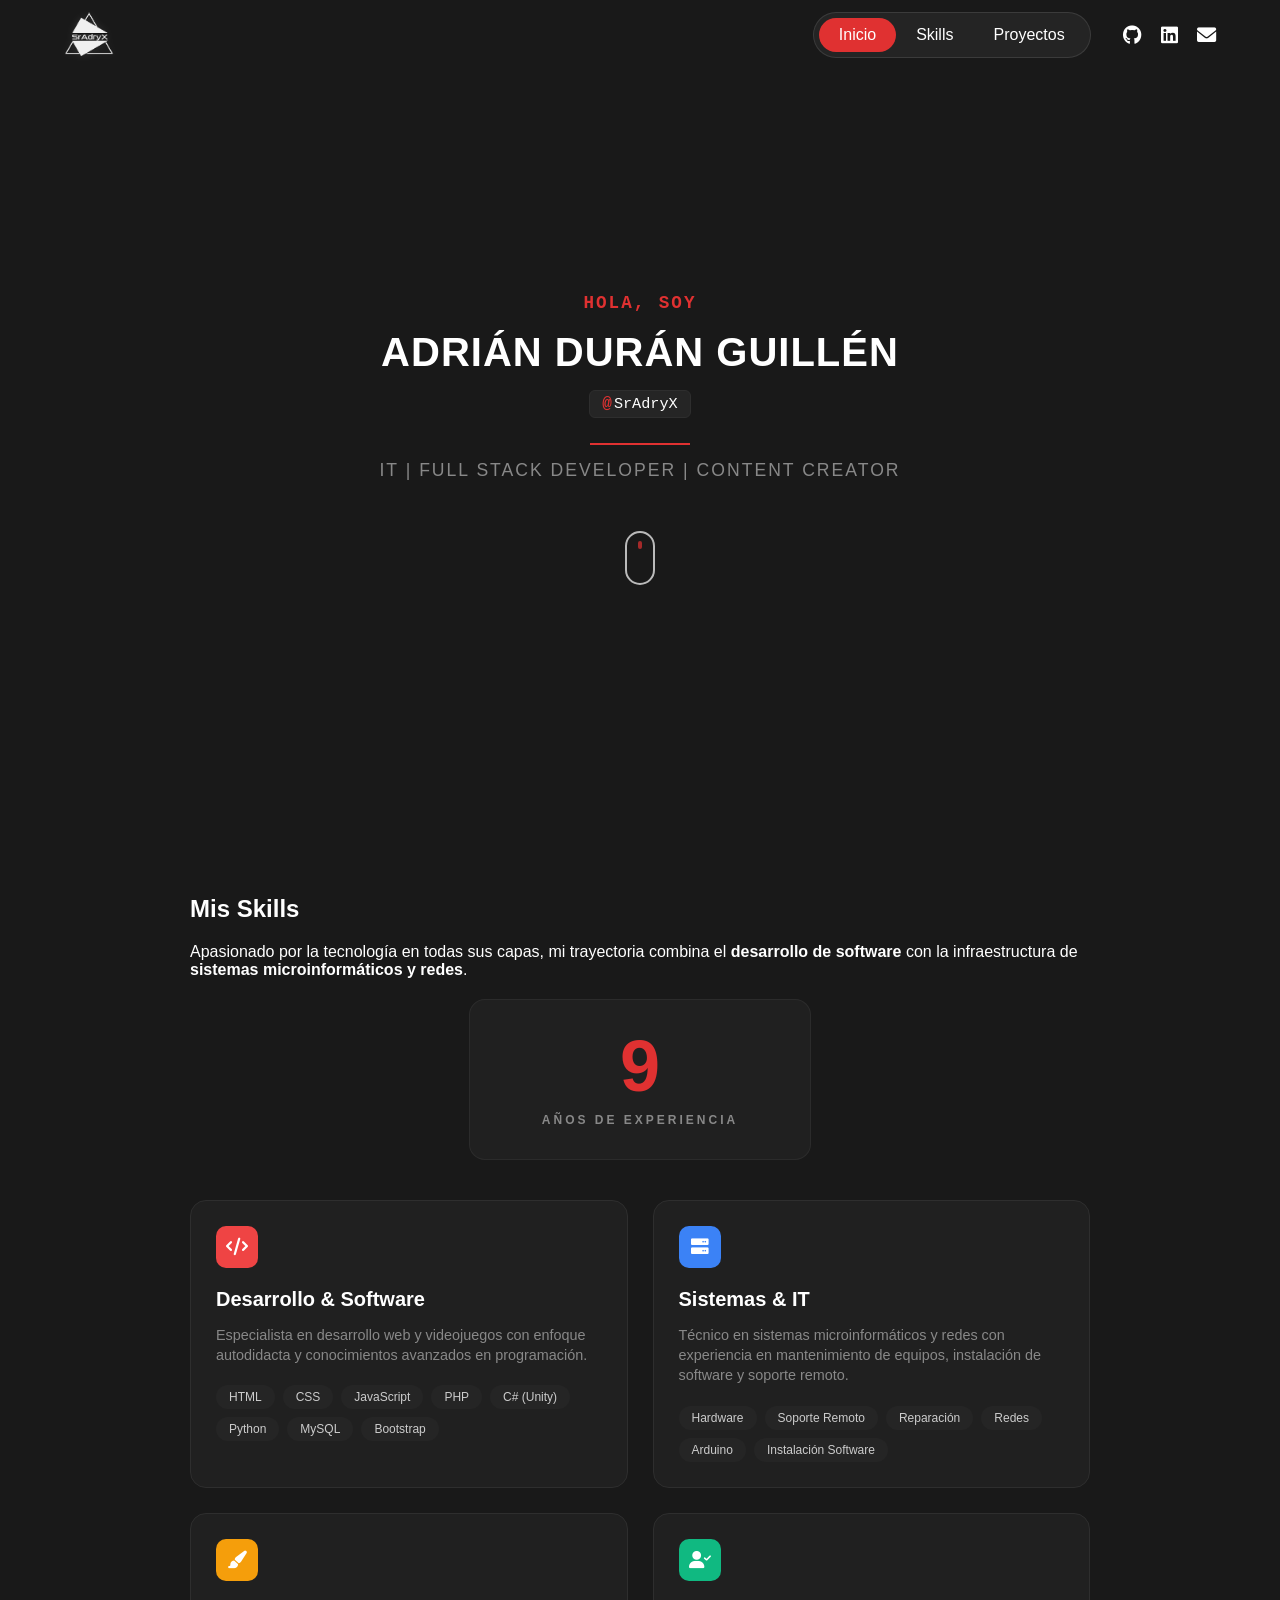
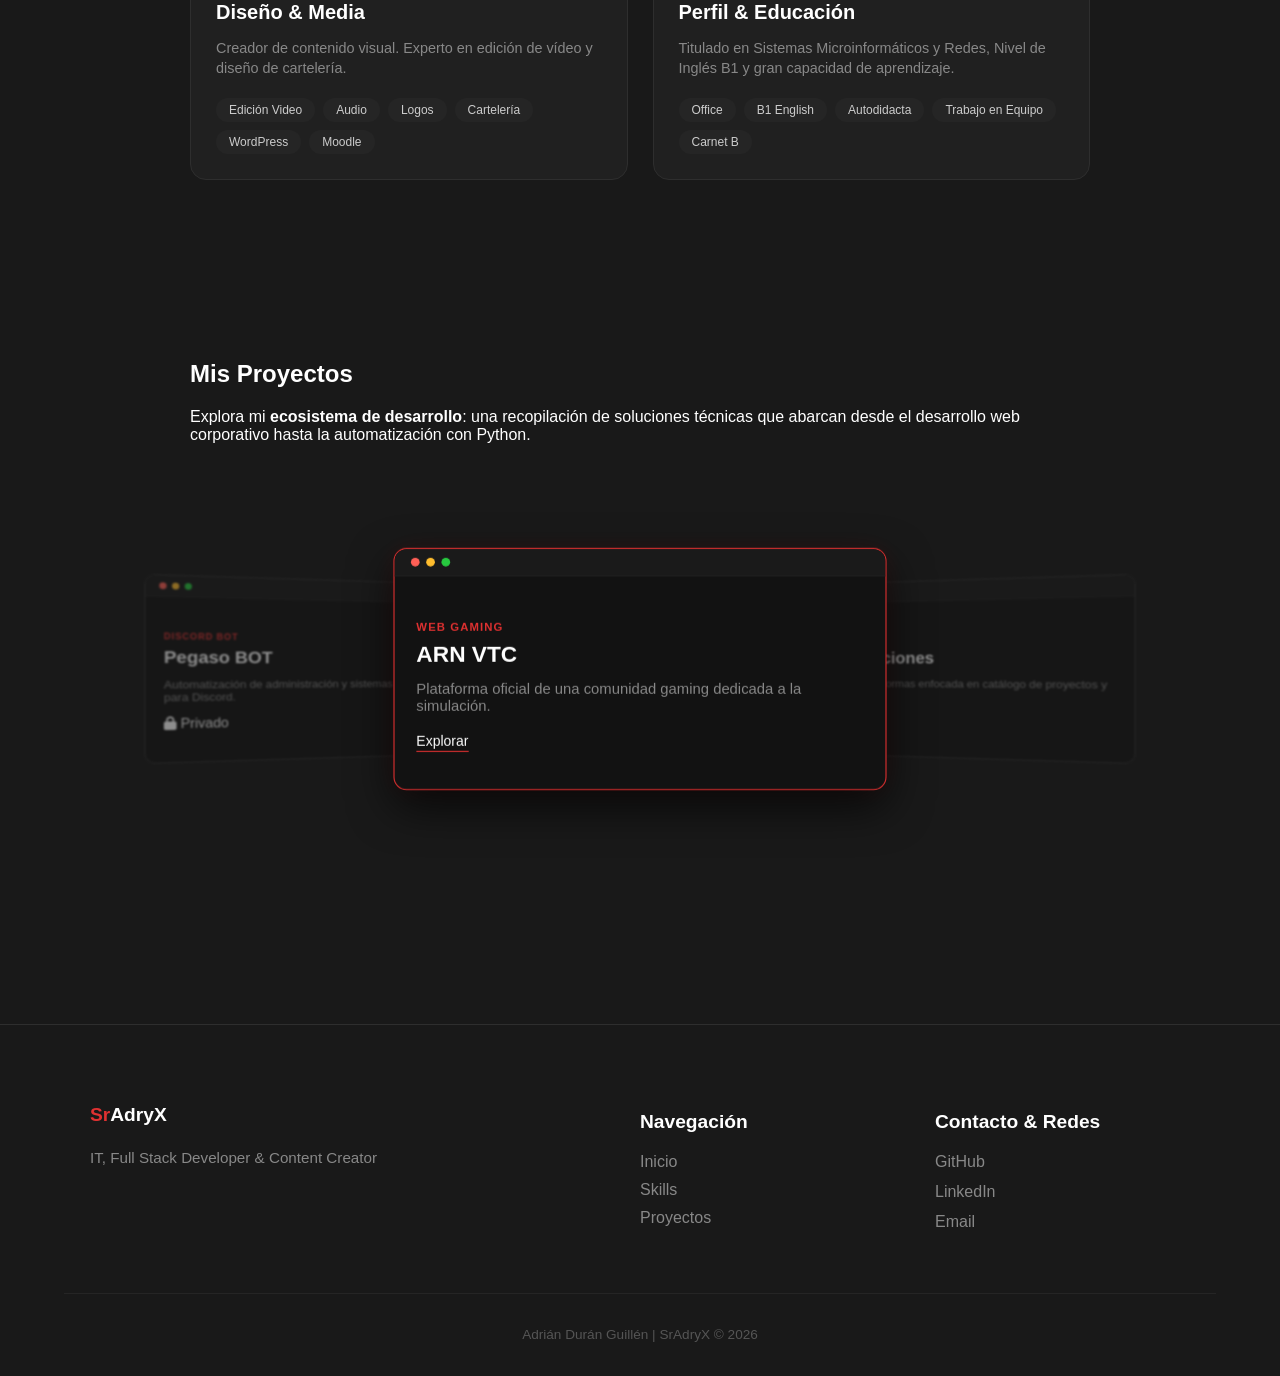
<file: index.html>
<!DOCTYPE html> <!-- Declaración de documento HTML5 -->
<html lang="es"> <!-- Idioma principal del documento -->

<head>
    <meta charset="UTF-8"> <!-- Codificación de caracteres (UTF-8) -->
    <meta name="viewport" content="width=device-width, initial-scale=1.0"> <!-- Escalado correcto en móviles -->
    <title>Adrián Durán Guillén | Portfolio</title> <!-- Título de la pestaña del navegador -->
    
    <link rel="icon" type="image/png" href="Imagenes/favicon.png"> <!-- Favicon del sitio -->
    
    <!-- Hoja de estilos principal -->
    <link rel="stylesheet" href="Estilos/general.css">
    <!-- Librería de iconos Font Awesome -->
    <link rel="stylesheet" href="https://cdnjs.cloudflare.com/ajax/libs/font-awesome/6.0.0/css/all.min.css">
</head>

<body>

    <!-- Barra de navegación principal -->
    <nav class="navbar">
        <div class="logo">
            <!-- Logo del portfolio -->
            <img src="Imagenes/SrAdryX_Logo.png" alt="Logo SrAdryX" class="logo-img">
        </div>

        <!-- Contenedor del menú y redes sociales -->
        <div class="nav-links" id="nav-menu">
            <div class="menu-capsula">
                <!-- Enlaces de navegación interna (scroll a secciones) -->
                <li><a href="#inicio">Inicio</a></li>
                <li><a href="#skills">Skills</a></li>
                <li><a href="#proyectos">Proyectos</a></li>
            </div>
            
            <!-- Iconos de redes sociales -->
            <div class="social-group">
                <a href="https://github.com/SrAdryX" target="_blank"><i class="fab fa-github"></i></a>
                <a href="https://linkedin.com/in/adrián-durán-guillén-569aa320a" target="_blank"><i class="fab fa-linkedin"></i></a>
                <a href="mailto:adrianduran2000@gmail.com"><i class="fas fa-envelope"></i></a>
            </div>
        </div>

        <!-- Botón de menú para vista móvil -->
        <div class="menu-toggle" id="menumovil">☰</div>
    </nav>

    <!-- Sección de cabecera / presentación -->
    <header id="inicio" class="header">
        <div class="banner">
            <!-- Texto de saludo -->
            <p class="saludo">Hola, soy</p>
            <!-- Nombre principal -->
            <h1>ADRIÁN DURÁN GUILLÉN</h1>
            
            <!-- Handle / nick visual -->
            <div class="dev-handle">
                <span class="simbolo">@</span><span class="nick">SrAdryX</span>
            </div>
            
            <!-- Línea decorativa animada bajo el nombre -->
            <div class="linea-animada"></div>
            
            <!-- Roles profesionales -->
            <p class="role">
                <span>IT</span> 
                <span class="separador">|</span> 
                <span>FULL STACK DEVELOPER</span> 
                <span class="separador">|</span> 
                <span>CONTENT CREATOR</span>
            </p>

            <!-- Indicador visual para invitar a hacer scroll -->
            <div class="scroll-indicator">
                <div class="mouse">
                    <div class="wheel"></div>
                </div>
            </div>
        </div>
    </header>

    <!-- Contenido principal de la página -->
    <main class="contenedor">

        <!-- Sección de habilidades -->
        <section id="skills" class="section">
            <!-- Título de la sección -->
            <h2 class="tituloseccion">Mis <span class="destacado-rojo">Skills</span></h2>
            <!-- Texto introductorio de la sección -->
            <div class="intro-text">
                <p>Apasionado por la tecnología en todas sus capas, mi trayectoria combina el <strong>desarrollo de software</strong> con la infraestructura de <strong>sistemas microinformáticos y redes</strong>.</p>
            </div>
            <div class="counter-wrapper">
            <div class="skill-card-modern experience-bento">
                 <span id="years-counter">0</span>
                <p>Años de Experiencia</p>
            </div>
            </div>
            <!-- Grid de tarjetas de skills -->
            <div class="skills-grid-modern">

                <!-- Tarjeta: Desarrollo & Software -->
                <div class="skill-card-modern">
                    <!-- Icono representativo de la categoría -->
                    <div class="icon-box red"><i class="fas fa-code"></i></div>
                    <h3>Desarrollo & Software</h3>
                    <p>Especialista en desarrollo web y videojuegos con enfoque autodidacta y conocimientos avanzados en programación.</p>
                    <!-- Lista de tecnologías relacionadas -->
                    <div class="tags-container">
                        <span>HTML</span><span>CSS</span><span>JavaScript</span><span>PHP</span>
                        <span>C# (Unity)</span><span>Python</span><span>MySQL</span><span>Bootstrap</span>
                    </div>
                </div>

                <!-- Tarjeta: Sistemas & IT -->
                <div class="skill-card-modern">
                    <div class="icon-box blue"><i class="fas fa-server"></i></div>
                    <h3>Sistemas & IT</h3>
                    <p>Técnico en sistemas microinformáticos y redes con experiencia en mantenimiento de equipos, instalación de software y soporte remoto.</p>
                    <div class="tags-container">
                        <span>Hardware</span><span>Soporte Remoto</span><span>Reparación</span>
                        <span>Redes</span><span>Arduino</span><span>Instalación Software</span>
                    </div>
                </div>

                <!-- Tarjeta: Diseño & Media -->
                <div class="skill-card-modern">
                    <div class="icon-box orange"><i class="fas fa-paint-brush"></i></div>
                    <h3>Diseño & Media</h3>
                    <p>Creador de contenido visual. Experto en edición de vídeo y diseño de cartelería.</p>
                    <div class="tags-container">
                        <span>Edición Video</span><span>Audio</span><span>Logos</span>
                        <span>Cartelería</span><span>WordPress</span><span>Moodle</span>
                    </div>
                </div>

                <!-- Tarjeta: Perfil & Educación -->
                <div class="skill-card-modern">
                    <div class="icon-box green"><i class="fas fa-user-check"></i></div>
                    <h3>Perfil & Educación</h3>
                    <p>Titulado en Sistemas Microinformáticos y Redes, Nivel de Inglés B1 y gran capacidad de aprendizaje.</p>
                    <div class="tags-container">
                        <span>Office</span><span>B1 English</span><span>Autodidacta</span>
                        <span>Trabajo en Equipo</span><span>Carnet B</span>
                    </div>
                </div>
            </div>
        </section>

        <!-- Sección de proyectos -->
        <section id="proyectos" class="section">
            <!-- Título de la sección -->
            <h2 class="section-title">Mis <span class="destacado-rojo">Proyectos</span></h2>
            
            <!-- Descripción general de los proyectos -->
            <div class="intro-text">
                <p>Explora mi <strong>ecosistema de desarrollo</strong>: una recopilación de soluciones técnicas que abarcan desde el desarrollo web corporativo hasta la automatización con Python.</p>
            </div>

            <!-- Contenedor de tarjetas de proyectos (tipo carrusel / grid) -->
            <div class="projects-carousel">
                
                <!-- Proyecto: ARN VTC -->
                <div class="project-card-v2">
                    <!-- Cabecera visual tipo ventana (puntos de colores) -->
                    <div class="card-ui-header">
                        <span class="dot red"></span><span class="dot yellow"></span><span class="dot green"></span>
                    </div>
                    <div class="card-body">
                        <div class="card-info">
                            <!-- Etiqueta de tipo de proyecto -->
                            <span class="badge">Web Gaming</span>
                            <h3>ARN VTC</h3>
                            <p>Plataforma oficial de una comunidad gaming dedicada a la simulación.</p>
                            <!-- Enlace al proyecto -->
                            <a href="https://arnvtc.x10.bz/" target="_blank" class="btn-minimal">Explorar</a>
                        </div>
                    </div>
                </div>

                <!-- Proyecto: Durán Instalaciones -->
                <div class="project-card-v2">
                    <div class="card-ui-header">
                        <span class="dot red"></span><span class="dot yellow"></span><span class="dot green"></span>
                    </div>
                    <div class="card-body">
                        <div class="card-info">
                            <span class="badge">Web Reformas</span>
                            <h3>Durán Instalaciones</h3>
                            <p>Web profesional de reformas enfocada en catálogo de proyectos y captación de clientes.</p>
                            <a href="http://duraninstalaciones.es/" target="_blank" class="btn-minimal">Ver Sitio Web</a>
                        </div>
                    </div>
                </div>

                <!-- Proyecto: GeneQR -->
                <div class="project-card-v2">
                    <div class="card-ui-header">
                        <span class="dot red"></span><span class="dot yellow"></span><span class="dot green"></span>
                    </div>
                    <div class="card-body">
                        <div class="card-info">
                            <span class="badge">Python Tool</span>
                            <h3>GeneQR</h3>
                            <p>Generador de códigos QR personalizados con librerías avanzadas.</p>
                            <a href="https://github.com/SrAdryX/GeneQR" target="_blank" class="btn-minimal">GitHub</a>
                        </div>
                    </div>
                </div>

                <!-- Proyecto: Pegaso BOT -->
                <div class="project-card-v2">
                    <div class="card-ui-header">
                        <span class="dot red"></span><span class="dot yellow"></span><span class="dot green"></span>
                    </div>
                    <div class="card-body">
                        <div class="card-info">
                            <span class="badge">Discord Bot</span>
                            <h3>Pegaso BOT</h3>
                            <p>Automatización de administración y sistemas de entretenimiento para Discord.</p>
                            <!-- Etiqueta indicando que es un proyecto privado -->
                            <span class="private-tag"><i class="fas fa-lock"></i> Privado</span>
                        </div>
                    </div>
                </div>

            </div>
        </section>

    </main>

    <!-- Pie de página -->
    <footer class="footer">
        <div class="footercontenedor">
            <!-- Columna: branding y descripción corta -->
            <div class="footercontenido">
                <h3 class="footerlogo"><span class="srenfooter">Sr</span>AdryX</h3>
                <p>IT, Full Stack Developer & Content Creator</p>
            </div>
            
            <!-- Columna: navegación rápida -->
            <div class="footercontenido">
                <h4>Navegación</h4>
                <ul>
                    <li><a href="#inicio">Inicio</a></li>
                    <li><a href="#skills">Skills</a></li>
                    <li><a href="#proyectos">Proyectos</a></li>
                </ul>
            </div>
            
            <!-- Columna: enlaces de contacto y redes -->
            <div class="footercontenido">
                <h4>Contacto & Redes</h4>
                <div class="redessociales">
                    <a href="https://github.com/SrAdryX" target="_blank">GitHub</a>
                    <a href="https://linkedin.com/in/adrián-durán-guillén-569aa320a" target="_blank">LinkedIn</a>
                    <a href="mailto:adrianduran2000@gmail.com">Email</a>
                </div>
            </div>
        </div>

        <!-- Línea de copyright -->
        <div class="footercopy">
            <p id="copy"></p>
        </div>
    </footer>

    <!-- Scripts de funcionalidad general y observador de scroll/animaciones -->
    <script src="Scripts/General.js"></script>
    <script src="Scripts/observador.js"></script>

</body>
</html>
</file>
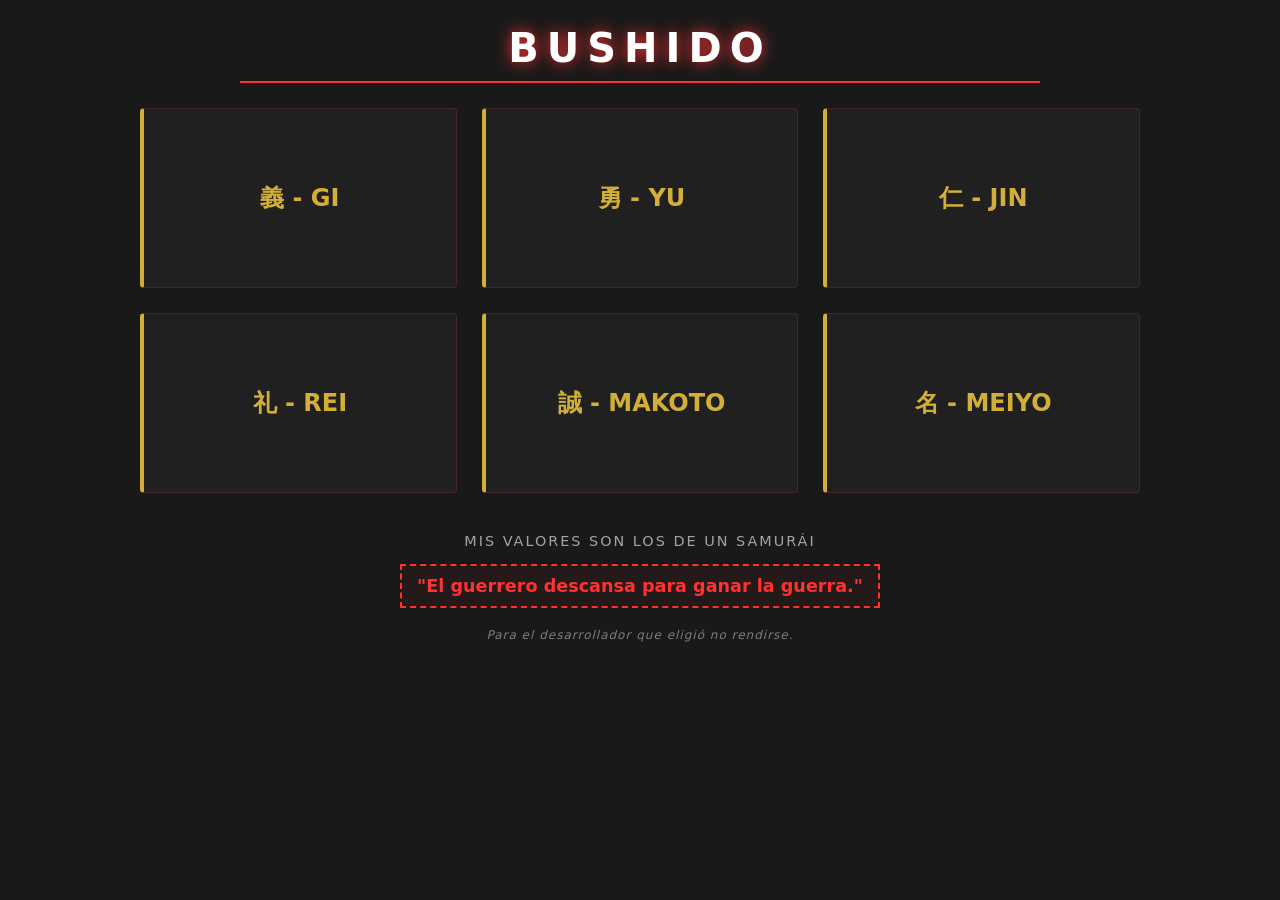
<file: Apps/Bushido/index.html>
<!DOCTYPE html>
<html lang="es">
<head>
    <meta charset="UTF-8">
    <meta name="viewport" content="width=device-width, initial-scale=1.0">
    <title>Bushido Final Responsive</title>
    <style>
        :root {
            --neon-red: #ff3131;
            /* Color exacto de Notion Dark Mode */
            --notion-bg: #191919; 
            /* Color de las tarjetas un poco más claro para contraste */
            --card-bg: #202020;
            --gold: #d4af37;
            --text-gray: #e0e0e0;
        }

        * { box-sizing: border-box; }

        body {
            background-color: var(--notion-bg);
            color: white;
            font-family: 'Segoe UI', system-ui, sans-serif;
            display: flex;
            flex-direction: column;
            align-items: center;
            padding: 15px;
            margin: 0;
            overflow-x: hidden;
        }

        header {
            text-align: center;
            margin-bottom: 25px;
            border-bottom: 2px solid var(--neon-red);
            width: 100%;
            max-width: 800px;
        }

        h1 {
            letter-spacing: 5px;
            text-shadow: 0 0 15px var(--neon-red);
            font-size: 1.8rem;
            margin: 10px 0;
        }

        .grid {
            display: grid;
            grid-template-columns: repeat(2, 1fr);
            gap: 12px;
            max-width: 1000px;
            width: 100%;
        }

        @media (min-width: 768px) {
            .grid {
                grid-template-columns: repeat(auto-fit, minmax(250px, 1fr));
                gap: 25px;
            }
            h1 { font-size: 2.5rem; letter-spacing: 8px; }
        }

        .card {
            background-color: transparent;
            width: 100%;
            height: 150px;
            perspective: 1000px;
            cursor: pointer;
            position: relative;
        }

        @media (min-width: 768px) {
            .card { height: 180px; }
        }

        .card-inner {
            position: relative;
            width: 100%;
            height: 100%;
            text-align: center;
            transition: transform 0.6s cubic-bezier(0.4, 0, 0.2, 1);
            transform-style: preserve-3d;
        }

        .card:hover .card-inner, .card:active .card-inner {
            transform: rotateY(180deg);
        }

        .card-front, .card-back {
            position: absolute;
            width: 100%;
            height: 100%;
            backface-visibility: hidden;
            display: flex;
            flex-direction: column;
            justify-content: center;
            align-items: center;
            border-radius: 4px;
            border: 1px solid rgba(255, 49, 49, 0.2);
            padding: 10px;
        }

        .card-front {
            background-color: var(--card-bg);
            color: var(--gold);
            border-left: 4px solid var(--gold);
        }

        .card-front h2 { font-size: 1rem; margin: 0; }
        @media (min-width: 768px) { .card-front h2 { font-size: 1.5rem; } }

        .card-back {
            background-color: #252525;
            color: var(--text-gray);
            transform: rotateY(180deg);
            border-left: 4px solid var(--neon-red);
            font-size: 0.75rem;
            line-height: 1.2;
        }

        @media (min-width: 768px) { .card-back { font-size: 0.9rem; line-height: 1.4; } }

        @keyframes glitch-anim {
            0% { clip: rect(20px, 9999px, 10px, 0); transform: translate(-2px, -2px); }
            50% { clip: rect(10px, 9999px, 90px, 0); transform: translate(2px, -2px); }
            100% { clip: rect(0, 0, 0, 0); transform: translate(0); }
        }

        .glitch-active .card-inner {
            animation: glitch-anim 0.3s infinite;
            text-shadow: 1px 0 #ff00c1, -1px 0 #00fff9;
        }

        footer {
            margin-top: 40px;
            text-align: center;
            width: 100%;
        }

        .samurai-status {
            opacity: 0.6;
            letter-spacing: 1px;
            margin-bottom: 15px;
            font-size: 0.75rem;
        }

        .quote-box {
            border: 2px dashed var(--neon-red);
            padding: 10px 15px;
            display: inline-block;
            background: rgba(255, 49, 49, 0.05);
            max-width: 95%;
        }

        .quote-text {
            color: var(--neon-red);
            font-weight: bold;
            font-size: 0.9rem;
            margin: 0;
        }

        .dev-note {
            margin-top: 20px;
            font-style: italic;
            color: var(--text-gray);
            opacity: 0.5;
            font-size: 0.75rem;
            letter-spacing: 1px;
        }

        @media (min-width: 768px) {
            .quote-text { font-size: 1.1rem; }
            .samurai-status { font-size: 0.9rem; letter-spacing: 2px; }
        }
    </style>
</head>
<body>

    <header>
        <h1>BUSHIDO</h1>
    </header>

    <div class="grid">
        <div class="card" onclick="triggerGlitch(this)">
            <div class="card-inner">
                <div class="card-front"><h2>義 - GI</h2></div>
                <div class="card-back"><strong>JUSTICIA</strong><br>Sé honrado en tus tratos. Cree en tu propia justicia.</div>
            </div>
        </div>
        <div class="card" onclick="triggerGlitch(this)">
            <div class="card-inner">
                <div class="card-front"><h2>勇 - YU</h2></div>
                <div class="card-back"><strong>CORAJE</strong><br>Reemplaza el miedo por respeto y precaución.</div>
            </div>
        </div>
        <div class="card" onclick="triggerGlitch(this)">
            <div class="card-inner">
                <div class="card-front"><h2>仁 - JIN</h2></div>
                <div class="card-back"><strong>COMPASIÓN</strong><br>Ayuda a tus compañeros en cada oportunidad.</div>
            </div>
        </div>
        <div class="card" onclick="triggerGlitch(this)">
            <div class="card-inner">
                <div class="card-front"><h2>礼 - REI</h2></div>
                <div class="card-back"><strong>CORTESÍA</strong><br>La cortesía es la prueba de tu fuerza interna.</div>
            </div>
        </div>
        <div class="card" onclick="triggerGlitch(this)">
            <div class="card-inner">
                <div class="card-front"><h2>誠 - MAKOTO</h2></div>
                <div class="card-back"><strong>SINCERIDAD</strong><br>Hablar y hacer son la misma acción.</div>
            </div>
        </div>
        <div class="card" onclick="triggerGlitch(this)">
            <div class="card-inner">
                <div class="card-front"><h2>名 - MEIYO</h2></div>
                <div class="card-back"><strong>HONOR</strong><br>Tus decisiones son el reflejo de quién eres.</div>
            </div>
        </div>
    </div>

    <footer>
        <div class="samurai-status">MIS VALORES SON LOS DE UN SAMURÁI</div>
        <div class="quote-box">
            <p class="quote-text">"El guerrero descansa para ganar la guerra."</p>
        </div>
        <div class="dev-note">Para el desarrollador que eligió no rendirse.</div>
    </footer>

    <script>
        function triggerGlitch(card) {
            card.classList.add('glitch-active');
            setTimeout(() => {
                card.classList.remove('glitch-active');
            }, 400);
        }
    </script>

</body>
</html>
</file>
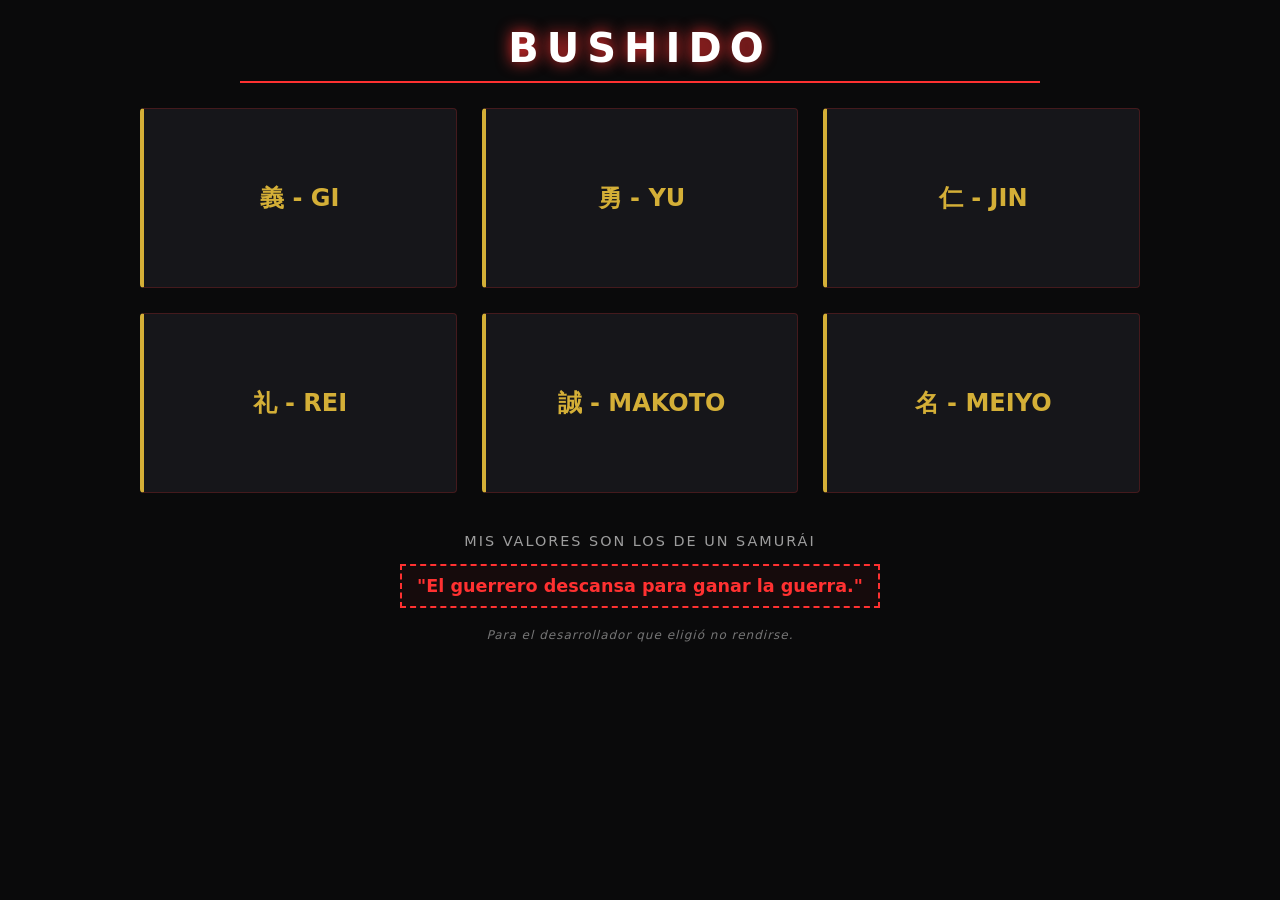
<file: Apps/Bushido/bushido.html>
<!DOCTYPE html>
<html lang="es">
<head>
    <meta charset="UTF-8">
    <meta name="viewport" content="width=device-width, initial-scale=1.0">
    <title>Bushido Final Responsive</title>
    <style>
        :root {
            --neon-red: #ff3131;
            --dark-bg: #0a0a0b;
            --card-bg: #16161a;
            --gold: #d4af37;
            --text-gray: #e0e0e0;
        }

        * { box-sizing: border-box; }

        body {
            background-color: var(--dark-bg);
            color: white;
            font-family: 'Segoe UI', system-ui, sans-serif;
            display: flex;
            flex-direction: column;
            align-items: center;
            padding: 15px;
            margin: 0;
            overflow-x: hidden;
        }

        header {
            text-align: center;
            margin-bottom: 25px;
            border-bottom: 2px solid var(--neon-red);
            width: 100%;
            max-width: 800px;
        }

        h1 {
            letter-spacing: 5px;
            text-shadow: 0 0 15px var(--neon-red);
            font-size: 1.8rem;
            margin: 10px 0;
        }

        .grid {
            display: grid;
            grid-template-columns: repeat(2, 1fr);
            gap: 12px;
            max-width: 1000px;
            width: 100%;
        }

        @media (min-width: 768px) {
            .grid {
                grid-template-columns: repeat(auto-fit, minmax(250px, 1fr));
                gap: 25px;
            }
            h1 { font-size: 2.5rem; letter-spacing: 8px; }
        }

        .card {
            background-color: transparent;
            width: 100%;
            height: 150px;
            perspective: 1000px;
            cursor: pointer;
            position: relative;
        }

        @media (min-width: 768px) {
            .card { height: 180px; }
        }

        .card-inner {
            position: relative;
            width: 100%;
            height: 100%;
            text-align: center;
            transition: transform 0.6s cubic-bezier(0.4, 0, 0.2, 1);
            transform-style: preserve-3d;
        }

        .card:hover .card-inner, .card:active .card-inner {
            transform: rotateY(180deg);
        }

        .card-front, .card-back {
            position: absolute;
            width: 100%;
            height: 100%;
            backface-visibility: hidden;
            display: flex;
            flex-direction: column;
            justify-content: center;
            align-items: center;
            border-radius: 4px;
            border: 1px solid rgba(255, 49, 49, 0.2);
            padding: 10px;
        }

        .card-front {
            background-color: var(--card-bg);
            color: var(--gold);
            border-left: 4px solid var(--gold);
        }

        .card-front h2 { font-size: 1rem; margin: 0; }
        @media (min-width: 768px) { .card-front h2 { font-size: 1.5rem; } }

        .card-back {
            background-color: #1a1a20;
            color: var(--text-gray);
            transform: rotateY(180deg);
            border-left: 4px solid var(--neon-red);
            font-size: 0.75rem;
            line-height: 1.2;
        }

        @media (min-width: 768px) { .card-back { font-size: 0.9rem; line-height: 1.4; } }

        @keyframes glitch-anim {
            0% { clip: rect(20px, 9999px, 10px, 0); transform: translate(-2px, -2px); }
            50% { clip: rect(10px, 9999px, 90px, 0); transform: translate(2px, -2px); }
            100% { clip: rect(0, 0, 0, 0); transform: translate(0); }
        }

        .glitch-active .card-inner {
            animation: glitch-anim 0.3s infinite;
            text-shadow: 1px 0 #ff00c1, -1px 0 #00fff9;
        }

        footer {
            margin-top: 40px;
            text-align: center;
            width: 100%;
        }

        .samurai-status {
            opacity: 0.6;
            letter-spacing: 1px;
            margin-bottom: 15px;
            font-size: 0.75rem;
        }

        .quote-box {
            border: 2px dashed var(--neon-red);
            padding: 10px 15px;
            display: inline-block;
            background: rgba(255, 49, 49, 0.05);
            max-width: 95%;
        }

        .quote-text {
            color: var(--neon-red);
            font-weight: bold;
            font-size: 0.9rem;
            margin: 0;
        }

        .dev-note {
            margin-top: 20px;
            font-style: italic;
            color: var(--text-gray);
            opacity: 0.5;
            font-size: 0.75rem;
            letter-spacing: 1px;
        }

        @media (min-width: 768px) {
            .quote-text { font-size: 1.1rem; }
            .samurai-status { font-size: 0.9rem; letter-spacing: 2px; }
        }
    </style>
</head>
<body>

    <header>
        <h1>BUSHIDO</h1>
    </header>

    <div class="grid">
        <div class="card" onclick="triggerGlitch(this)">
            <div class="card-inner">
                <div class="card-front"><h2>義 - GI</h2></div>
                <div class="card-back"><strong>JUSTICIA</strong>Sé honrado en tus tratos. Cree en tu propia justicia.</div>
            </div>
        </div>
        <div class="card" onclick="triggerGlitch(this)">
            <div class="card-inner">
                <div class="card-front"><h2>勇 - YU</h2></div>
                <div class="card-back"><strong>CORAJE</strong>Reemplaza el miedo por respeto y precaución.</div>
            </div>
        </div>
        <div class="card" onclick="triggerGlitch(this)">
            <div class="card-inner">
                <div class="card-front"><h2>仁 - JIN</h2></div>
                <div class="card-back"><strong>COMPASIÓN</strong>Ayuda a tus compañeros en cada oportunidad.</div>
            </div>
        </div>
        <div class="card" onclick="triggerGlitch(this)">
            <div class="card-inner">
                <div class="card-front"><h2>礼 - REI</h2></div>
                <div class="card-back"><strong>CORTESÍA</strong>La cortesía es la prueba de tu fuerza interna.</div>
            </div>
        </div>
        <div class="card" onclick="triggerGlitch(this)">
            <div class="card-inner">
                <div class="card-front"><h2>誠 - MAKOTO</h2></div>
                <div class="card-back"><strong>SINCERIDAD</strong>Hablar y hacer son la misma acción.</div>
            </div>
        </div>
        <div class="card" onclick="triggerGlitch(this)">
            <div class="card-inner">
                <div class="card-front"><h2>名 - MEIYO</h2></div>
                <div class="card-back"><strong>HONOR</strong>Tus decisiones son el reflejo de quién eres.</div>
            </div>
        </div>
    </div>

    <footer>
        <div class="samurai-status">MIS VALORES SON LOS DE UN SAMURÁI</div>
        <div class="quote-box">
            <p class="quote-text">"El guerrero descansa para ganar la guerra."</p>
        </div>
        <div class="dev-note">Para el desarrollador que eligió no rendirse.</div>
    </footer>

    <script>
        function triggerGlitch(card) {
            card.classList.add('glitch-active');
            setTimeout(() => {
                card.classList.remove('glitch-active');
            }, 400);
        }
    </script>

</body>
</html>
</file>
<file: Estilos/general.css>
/*CONFIGURACIÓN GLOBAL*/
:root {
  --bg: #191919;
  --text: #ffffff;
  --accent: #e03131;
  --gray: #2e2e2e;
}

html, body {
  margin: 0;
  padding: 0;
  width: 100%;
  overflow-x: hidden;
  position: relative;
  background-color: var(--bg);
  color: var(--text);
  font-family: 'Segoe UI', Tahoma, Geneva, Verdana, sans-serif;
  scroll-behavior: smooth;
}

/*COLOR DE SELECCIÓN*/
::selection {
  background-color: var(--accent);
  color: #ffffff;
}

/*NAVBAR*/
.navbar {
  position: fixed;
  top: 0;
  left: 0;
  width: 100%;
  height: 70px;
  display: flex;
  justify-content: space-between;
  align-items: center;
  padding: 0 5%;
  box-sizing: border-box;
  z-index: 10000;
  background-color: var(--bg);
}

.logo {
  display: flex;
  align-items: center;
}

.logo-img {
  height: 50px;
  width: auto;
  filter: drop-shadow(0px 0px 4px rgba(255,255,255,0.1));
  transition: 0.3s;
}

.logo-img:hover {
  transform: scale(1.1);
}

/*CONTENEDOR DE ENLACES*/
.nav-links {
  display: flex;
  align-items: center;
  list-style: none;
  margin: 0;
  padding: 0;
}

/*LA CÁPSULA (Barra gris redondeada)*/
.menu-capsula {
  display: flex;
  align-items: center;
  background-color: rgba(255, 255, 255, 0.05);
  padding: 5px;
  border-radius: 50px;
  border: 1px solid rgba(255, 255, 255, 0.1);
}

.menu-capsula li {
  list-style: none;
  margin: 0;
}
.menu-capsula li a.selected {
    background-color: var(--accent) !important;
    color: white !important;
}

/* BOTONES INDIVIDUALES */
.menu-capsula li a {
  text-decoration: none;
  color: var(--text);
  font-weight: 500;
  padding: 8px 20px;
  border-radius: 50px;
  transition: 0.3s;
  display: block;
}

/* EFECTO BOTÓN ROJO */
.menu-capsula li a:hover {
  background-color: var(--accent);
  color: white !important;
}

/*GRUPO SOCIAL (Fuera de la cápsula)*/
.social-group {
  display: flex;
  align-items: center;
  gap: 1.2rem;
  margin-left: 2rem; 
  padding: 0;
}

.social-group a {
  display: flex;
  align-items: center;
  justify-content: center;
  text-decoration: none;
  color: var(--text);
  font-size: 1.2rem;
  line-height: 1;
  transition: 0.3s;
}

.social-group a:hover {
  color: var(--accent);
  transform: none;
}

.menu-toggle { 
  display: none; 
  cursor: pointer; 
  font-size: 1.5rem; 
  user-select: none;
}

/* BANNER PRINCIPAL */
header.header {
  margin-top: 70px; 
}

.header {
  height: 80vh;
  display: flex;
  align-items: center;
  justify-content: center;
  text-align: center;
}

.banner h1 {
  margin-bottom: 5px;
  font-size: 2.5rem;
  letter-spacing: 1px;
}
/* Estilo para el saludo */
.saludo {
  color: var(--accent);
  font-family: 'Courier New', monospace;
  font-size: 1.1rem;
  margin-bottom: -10px; /* Lo acerca al nombre */
  letter-spacing: 2px;
  text-transform: uppercase;
  font-weight: bold;
}

/* Contenedor del ratón */
.scroll-indicator {
  margin-top: 50px;
  display: flex;
  justify-content: center;
}

.mouse {
  width: 26px;
  height: 42px;
  border: 2px solid var(--text);
  border-radius: 20px;
  display: flex;
  justify-content: center;
  padding-top: 8px;
  opacity: 0.7;
}

.wheel {
  width: 4px;
  height: 8px;
  background-color: var(--accent);
  border-radius: 2px;
  animation: scroll-anim 1.6s infinite;
}

/* Animación de la ruedecita */
@keyframes scroll-anim {
  0% { transform: translateY(0); opacity: 1; }
  100% { transform: translateY(15px); opacity: 0; }
}
/*SKILLS*/
.skills-grid-modern {
    display: grid;
    grid-template-columns: repeat(auto-fit, minmax(320px, 1fr));
    gap: 25px;
    margin-top: 40px;
}

.skill-card-modern {
    background: rgba(255, 255, 255, 0.03);
    border: 1px solid var(--gray);
    border-radius: 16px;
    padding: 25px;
    transition: 0.3s ease-in-out;
}

.skill-card-modern:hover {
    border-color: var(--accent);
    transform: translateY(-8px);
    background: rgba(255, 255, 255, 0.05);
}

.icon-box {
    width: 42px;
    height: 42px;
    border-radius: 10px;
    display: flex;
    align-items: center;
    justify-content: center;
    margin-bottom: 20px;
    color: white;
    font-size: 1.1rem;
}

/* Colores de iconos basados en tu imagen */
.icon-box.red { background: #ef4444; }
.icon-box.blue { background: #3b82f6; }
.icon-box.orange { background: #f59e0b; }
.icon-box.green { background: #10b981; }

.skill-card-modern h3 {
    font-size: 1.25rem;
    margin-bottom: 10px;
    color: var(--text);
}

.skill-card-modern p {
    font-size: 0.9rem;
    color: #888;
    margin-bottom: 20px;
    line-height: 1.4;
}

.tags-container {
    display: flex;
    flex-wrap: wrap;
    gap: 8px;
}

.tags-container span {
    background: #252525;
    color: #ccc;
    padding: 4px 12px;
    border-radius: 20px;
    font-size: 0.75rem;
    font-weight: 500;
    border: 1px solid transparent;
}

.skill-card-modern:hover .tags-container span {
    border-color: rgba(255, 255, 255, 0.1);
    color: white;
}
.tituloseccion{
  margin-top: 25px;
}
/* --- ESTILOS DEL CONTADOR BENTO --- */
.counter-wrapper {
    display: flex;
    justify-content: center;
    width: 100%;
    margin: 20px 0 40px 0;
}

.experience-bento {
    text-align: center;
    padding: 30px 60px !important;
    display: flex;
    flex-direction: column;
    align-items: center;
    border: 1px solid rgba(255, 255, 255, 0.05);
    min-width: 220px;
}

#years-counter {
    font-size: 4.5rem;
    font-weight: 800;
    color: var(--accent);
    line-height: 1;
    margin: 0;
}

.experience-bento p {
    margin: 10px 0 0 0;
    letter-spacing: 3px;
    font-size: 0.75rem;
    color: #888;
    text-transform: uppercase;
    font-weight: 600;
}
/*PROYECTOS*/
.projects-carousel {
    display: flex;
    justify-content: center;
    align-items: center;
    position: relative;
    height: 350px; 
    perspective: 1200px; /* Aumentado un poco para mejor efecto 3D */
    margin-top: 50px;
    width: 100%;
}

.project-card-v2 {
    position: absolute;
    width: 450px; 
    height: 220px; 
    background: #121212;
    border: 1px solid #333;
    border-radius: 12px;
    overflow: hidden;
    transition: all 0.6s cubic-bezier(0.23, 1, 0.32, 1);
    cursor: pointer;
    display: flex;
    flex-direction: column;
    visibility: visible;
    opacity: 1;
}

/* Header tipo ventana de terminal */
.card-ui-header {
    background: #1a1a1a;
    padding: 8px 15px;
    display: flex;
    gap: 6px;
    border-bottom: 1px solid #222;
}

.dot { width: 8px; height: 8px; border-radius: 50%; }
.dot.red { background: #ff5f56; }
.dot.yellow { background: #ffbd2e; }
.dot.green { background: #27c93f; }

.card-body {
    padding: 20px;
    display: flex;
    align-items: center;
    height: 100%;
}

/* --- NUEVAS POSICIONES DINÁMICAS --- */

/* Tarjeta Central */
.project-card-v2.active {
    z-index: 10;
    transform: translateZ(100px) translateX(0);
    border-color: var(--accent);
    box-shadow: 0 15px 40px rgba(0,0,0,0.7), 0 0 20px rgba(224, 49, 49, 0.1);
    filter: none;
    opacity: 1;
}

/* Tarjeta Izquierda */
.project-card-v2.left {
    transform: translateX(-300px) rotateY(25deg) scale(0.8);
    z-index: 5;
    filter: opacity(0.5) blur(1px);
}

/* Tarjeta Derecha */
.project-card-v2.right {
    transform: translateX(300px) rotateY(-25deg) scale(0.8);
    z-index: 5;
    filter: opacity(0.5) blur(1px);
}

/* Tarjetas Ocultas (La 4ª en adelante) */
/* Las mandamos al fondo y las hacemos invisibles para que no se cliquen por error */
.project-card-v2.hidden {
    z-index: 0;
    opacity: 0;
    visibility: hidden;
    transform: translateZ(-200px) scale(0.5);
    pointer-events: none;
}

/* --- TEXTOS Y BOTONES --- */
.card-info h3 { margin: 5px 0; font-size: 1.3rem; }
.card-info p { color: #888; font-size: 0.85rem; margin-bottom: 15px; }

.badge {
    color: var(--accent);
    font-size: 0.65rem;
    text-transform: uppercase;
    letter-spacing: 1px;
    font-weight: bold;
}

.btn-minimal {
    color: #fff;
    text-decoration: none;
    font-size: 0.8rem;
    border-bottom: 1px solid var(--accent);
    padding-bottom: 2px;
    transition: 0.3s;
}

.btn-minimal:hover { color: var(--accent); }
/*Estilos del Handle @SrAdryX*/
.dev-handle {
  display: inline-flex;
  align-items: center;
  background: rgba(46, 46, 46, 0.6); 
  padding: 4px 12px;
  border-radius: 6px;
  border: 1px solid var(--gray);
  margin: 10px 0;
  font-family: 'Courier New', Courier, monospace;
  text-decoration: none;
  transition: 0.3s;
}

.dev-handle .simbolo {
  color: var(--accent);
  font-weight: bold;
  margin-right: 2px;
}

.dev-handle .nick {
  color: var(--text);
  font-size: 0.95rem;
}

.dev-handle:hover {
  border-color: var(--accent);
  background: rgba(224, 49, 49, 0.1);
  transform: translateY(-2px);
}

.linea-animada {
  height: 2px;
  background: var(--accent);
  width: 0; 
  margin: 15px auto;
  animation: expandir 2.5s ease-out forwards;
}

@keyframes expandir {
  to { width: 100px; }
}

.role {
  font-size: 1.1rem;
  color: #888;
  letter-spacing: 2px;
  margin-top: 10px;
}

/*SECCIONES Y EFECTOS*/
.contenedor {
  width: 100%;
}

.section { 
  padding: 80px 5%; 
  max-width: 900px; 
  margin: 0 auto; 
}

.hidden {
  opacity: 0;
  transform: translateY(30px);
  transition: all 1s ease-out;
}

.show {
  opacity: 1;
  transform: translateY(0);
}
/*FOOTER*/
.footer {
    background-color: var(--bg);
    border-top: 1px solid var(--gray);
    padding: 60px 5% 20px 5%;
    margin-top: 100px;
}
.srenfooter{
  color: var(--accent);
}
.footercontenedor {
    max-width: 1100px;
    margin: 0 auto;
    display: grid;
    grid-template-columns: 2fr 1fr 1fr;
    gap: 40px;
}

.footercontenido h3, .footercontenido h4 {
    margin-bottom: 20px;
    font-size: 1.2rem;
    color: var(--text);
}

.footercontenido p {
    color: #888;
    line-height: 1.6;
    font-size: 0.95rem;
}

.footercontenido ul {
    list-style: none;
    padding: 0;
}

.footercontenido ul li {
    margin-bottom: 10px;
}

.footercontenido ul li a {
    text-decoration: none;
    color: #888;
    transition: 0.3s;
}

.footercontenido ul li a:hover {
    color: var(--accent);
}

/* Redes Sociales Footer */
.redessociales {
    display: flex;
    flex-direction: column;
    gap: 12px;
}

.redessociales a {
    text-decoration: none;
    color: #888;
    font-weight: 500;
    transition: 0.3s;
}

.redessociales a:hover {
    color: var(--accent);
}

.footercopy {
    text-align: center;
    margin-top: 50px;
    padding-top: 20px;
    border-top: 1px solid rgba(255, 255, 255, 0.05);
    color: #555;
    font-size: 0.85rem;
}

/* RESPONSIVE */
@media (max-width: 992px) {
  .nav-links {
    position: fixed;
    top: 70px; 
    right: -110%; 
    background-color: var(--bg);
    width: 100%;
    height: calc(100vh - 70px);
    flex-direction: column;
    justify-content: flex-start; 
    align-items: center;
    padding-top: 40px;
    transition: 0.5s ease-in-out;
    border-top: 1px solid var(--gray);
    z-index: 999;
    gap: 10px;
  }
  .nav-links.active {
    right: 0;
  }
  .menu-capsula {
    flex-direction: column;
    background: none;
    border: none;
    gap: 10px;
    padding: 0;
  }
  .menu-capsula li a {
    font-size: 1.2rem; 
    background: none !important; 
    padding: 8px;
  }
  .menu-capsula li a:active {
        color: var(--accent) !important;
    }
  .menu-capsula li a.selected {
        background-color: transparent !important; 
        color: var(--accent) !important;        
        font-weight: bold;                        
    }
  .social-group {
    margin-left: 0;
    margin-top: 20px; 
    gap: 1.5rem;
  }

  .social-group a {
    font-size: 1.3rem !important;
  }

  .menu-toggle {
    display: block; 
  }
  /* --- RESPONSIVE PROYECTOS --- */
@media (max-width: 992px) {
    .projects-carousel { 
        height: auto; 
        flex-direction: column; 
        perspective: none; 
        gap: 20px;
    }
    .project-card-v2 {
        position: relative; 
        width: 95%; 
        transform: none !important; 
        margin: 0 auto;
        filter: none !important; 
        opacity: 1 !important;
        visibility: visible !important;
    }
    /* En móvil ocultamos la lógica de 'hidden' para que se vean todas en lista */
    .project-card-v2.hidden {
        display: block;
        opacity: 1;
        visibility: visible;
        transform: none;
        pointer-events: all;
        position: relative;
    }
}
  .projects-carousel { 
    height: auto; 
    flex-direction: column; 
    perspective: none; 
  }
  .project-card-v2 {
     position: relative; 
     width: 95%; 
     height: auto;
     transform: none !important; 
     margin-bottom: 15px; 
     filter: none !important; 
    }
  .footer {
        padding: 40px 5% 20px 5%; /* Reducimos un poco el padding superior */
        margin-top: 50px; /* Menos margen arriba en móvil */
    }

    .footercontenedor {
        grid-template-columns: 1fr; /* Una sola columna en lugar de tres */
        gap: 30px;
        text-align: center; /* Centramos todo el contenido */
    }

    .footercontenido h3, .footercontenido h4 {
        margin-bottom: 10px;
        font-size: 1.1rem;
    }

    .footercontenido p {
        font-size: 0.9rem;
    }

    /* Centramos las redes sociales */
    .redessociales {
        align-items: center; 
        gap: 15px;
    }

    .footercopy {
        margin-top: 30px;
        font-size: 0.75rem;
    }
}
</file>
